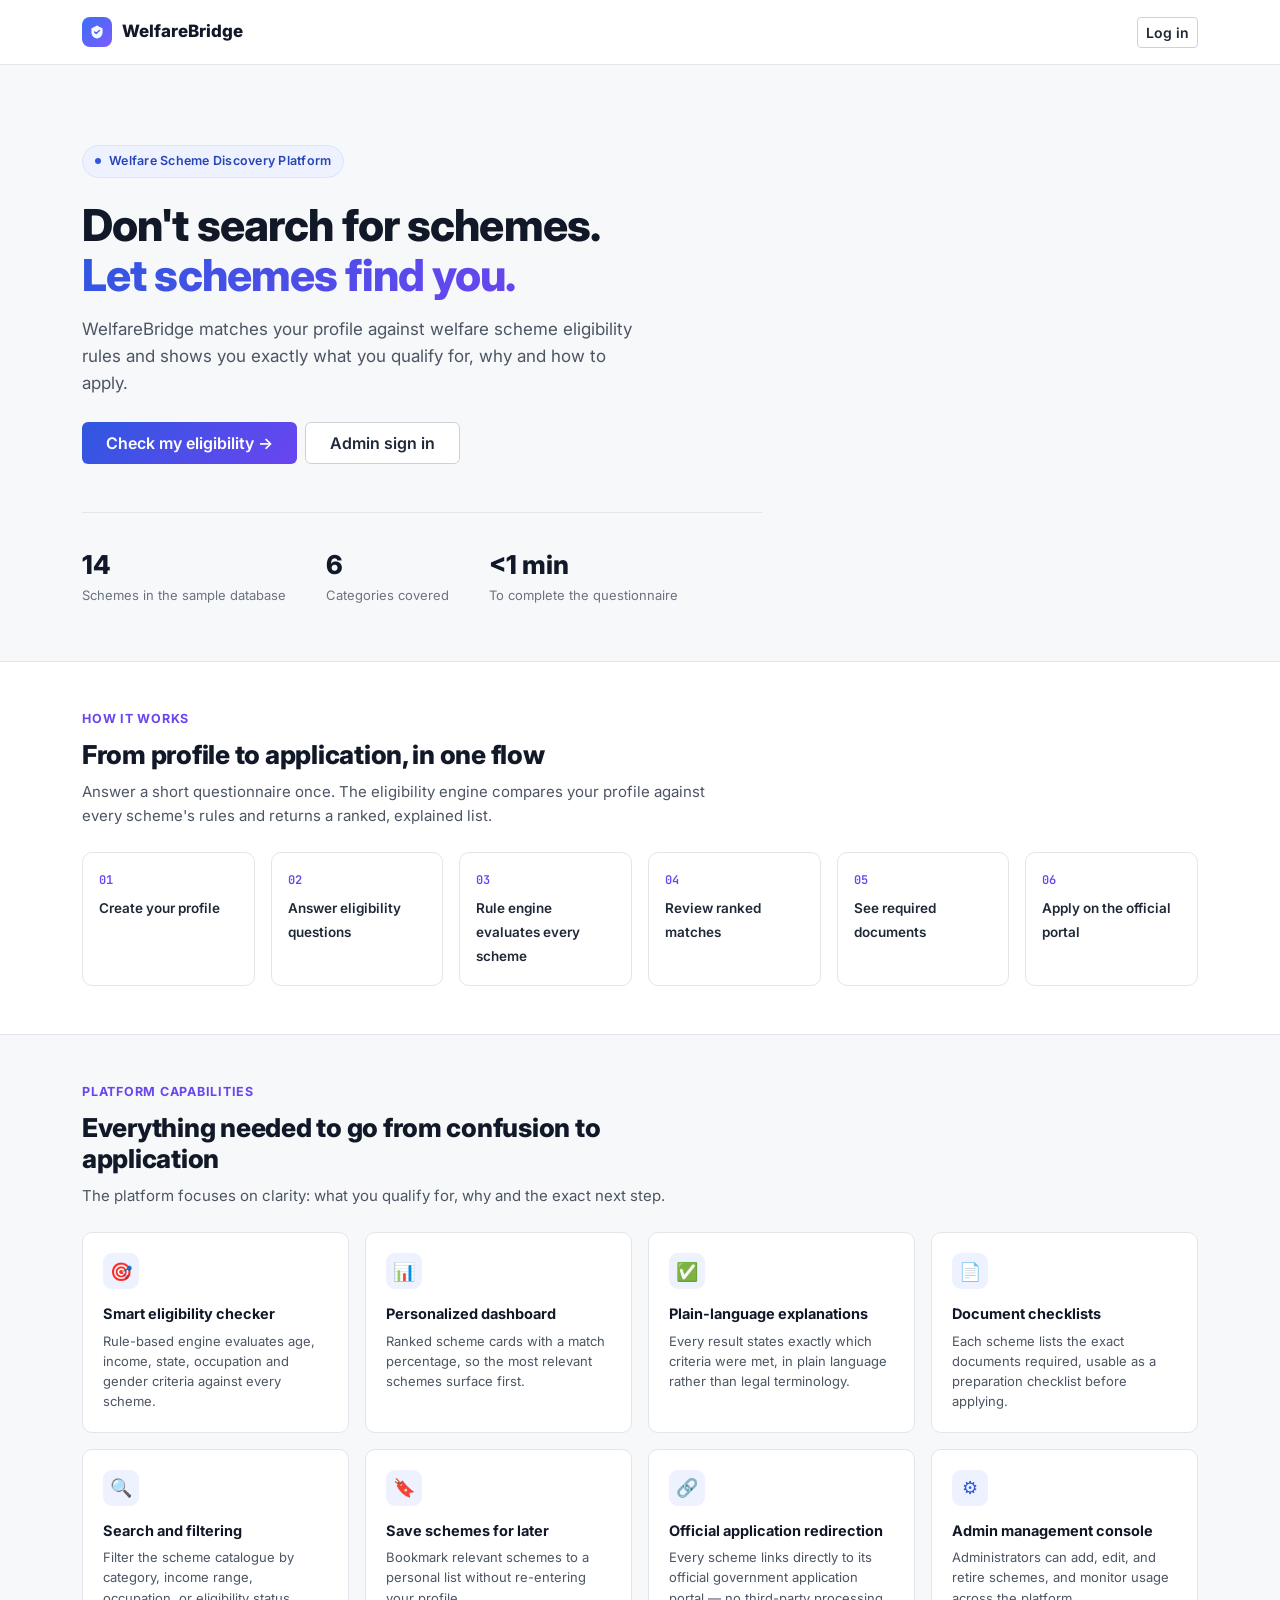
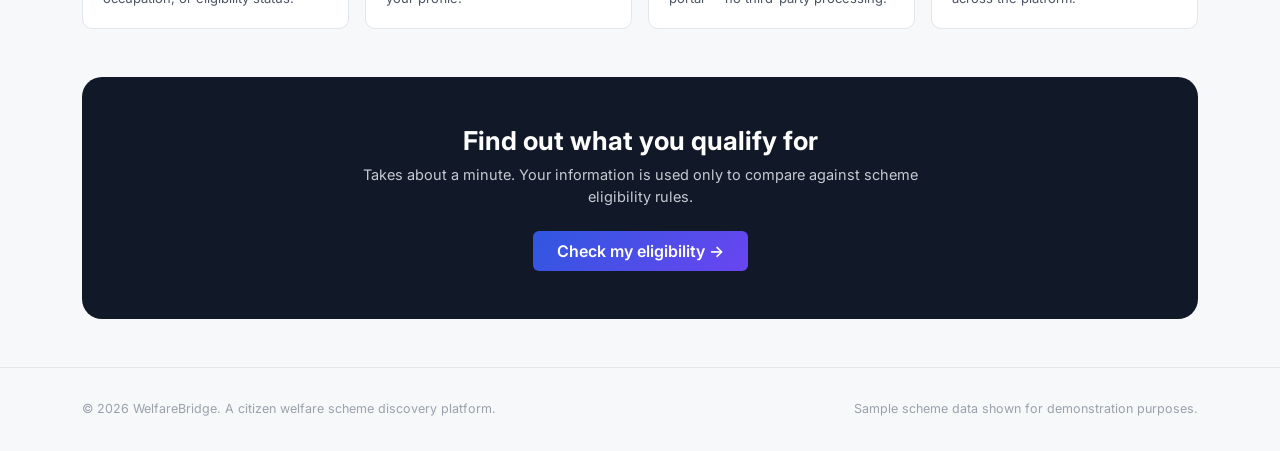
<file: frontend/index.html>
<!DOCTYPE html>
<html lang="en">
<head>
<meta charset="UTF-8" />
<meta name="viewport" content="width=device-width, initial-scale=1.0" />
<title>WelfareBridge — Welfare Scheme Discovery Platform</title>
<link rel="preconnect" href="https://fonts.googleapis.com">
<link href="https://fonts.googleapis.com/css2?family=Inter:wght@400;500;600;700;800&family=JetBrains+Mono:wght@400;500;600&display=swap" rel="stylesheet">
<link href="https://cdn.jsdelivr.net/npm/bootstrap@5.3.3/dist/css/bootstrap.min.css" rel="stylesheet">
<link rel="stylesheet" href="css/style.css">
</head>
<body>

<div id="wb-navbar"></div>

<main>
  <section class="wb-hero">
    <div class="container">
      <div class="wb-eyebrow"><span class="dot"></span> Welfare Scheme Discovery Platform</div>
      <h1 class="wb-hero-title">Don't search for schemes.<br><span class="accent">Let schemes find you.</span></h1>
      <p class="wb-hero-sub mt-3 mb-4">
        WelfareBridge matches your profile against welfare scheme eligibility rules and shows you exactly
        what you qualify for, why and how to apply.
      </p>
      <div class="d-flex gap-2 flex-wrap mb-5">
        <button class="btn btn-wb-accent px-4 py-2" onclick="startEligibility()">Check my eligibility →</button>
        <a class="btn btn-wb-outline px-4 py-2" href="auth.html?role=ADMIN">Admin sign in</a>
      </div>
      <div class="wb-hero-stats">
        <div><div class="wb-stat-num">14</div><div class="wb-stat-label">Schemes in the sample database</div></div>
        <div><div class="wb-stat-num">6</div><div class="wb-stat-label">Categories covered</div></div>
        <div><div class="wb-stat-num">&lt;1 min</div><div class="wb-stat-label">To complete the questionnaire</div></div>
      </div>
    </div>
  </section>

  <section class="py-5" style="background:#fff; border-top:1px solid var(--gray-200); border-bottom:1px solid var(--gray-200);">
    <div class="container">
      <div class="mb-4" style="max-width:640px;">
        <div class="wb-section-kicker">How it works</div>
        <h2 class="wb-section-title">From profile to application, in one flow</h2>
        <p class="wb-section-desc">Answer a short questionnaire once. The eligibility engine compares your profile against every scheme's rules and returns a ranked, explained list.</p>
      </div>
      <div class="row g-3" id="flow-steps"></div>
    </div>
  </section>

  <section class="py-5">
    <div class="container">
      <div class="mb-4" style="max-width:640px;">
        <div class="wb-section-kicker">Platform capabilities</div>
        <h2 class="wb-section-title">Everything needed to go from confusion to application</h2>
        <p class="wb-section-desc">The platform focuses on clarity: what you qualify for, why and the exact next step.</p>
      </div>
      <div class="row g-3" id="feature-cards"></div>
    </div>
  </section>

  <section class="container mb-5">
    <div class="p-5 text-center text-white" style="background:var(--gray-900); border-radius:20px;">
      <div class="mx-auto" style="max-width:560px;">
        <h2 class="fw-bold mb-2" style="font-size:26px;">Find out what you qualify for</h2>
        <p class="mb-4" style="color:#c6cad3; font-size:14.5px;">Takes about a minute. Your information is used only to compare against scheme eligibility rules.</p>
        <button class="btn btn-wb-accent px-4 py-2" onclick="startEligibility()">Check my eligibility →</button>
      </div>
    </div>
  </section>
</main>

<footer class="wb-footer">
  <div class="container d-flex justify-content-between flex-wrap gap-2">
    <div>© 2026 WelfareBridge. A citizen welfare scheme discovery platform.</div>
    <div>Sample scheme data shown for demonstration purposes.</div>
  </div>
</footer>

<script src="js/api.js"></script>
<script src="js/toast.js"></script>
<script src="js/navbar.js"></script>
<script>
  renderNavbar("landing");

  const flowSteps = [
    "Create your profile", "Answer eligibility questions", "Rule engine evaluates every scheme",
    "Review ranked matches", "See required documents", "Apply on the official portal"
  ];
  document.getElementById("flow-steps").innerHTML = flowSteps.map((s, i) => `
    <div class="col-6 col-md-4 col-lg-2">
      <div class="wb-flow-step">
        <span class="fnum">0${i + 1}</span>
        <span class="flabel">${s}</span>
      </div>
    </div>
  `).join("");

  const features = [
    ["🎯", "Smart eligibility checker", "Rule-based engine evaluates age, income, state, occupation and gender criteria against every scheme."],
    ["📊", "Personalized dashboard", "Ranked scheme cards with a match percentage, so the most relevant schemes surface first."],
    ["✅", "Plain-language explanations", "Every result states exactly which criteria were met, in plain language rather than legal terminology."],
    ["📄", "Document checklists", "Each scheme lists the exact documents required, usable as a preparation checklist before applying."],
    ["🔍", "Search and filtering", "Filter the scheme catalogue by category, income range, occupation, or eligibility status."],
    ["🔖", "Save schemes for later", "Bookmark relevant schemes to a personal list without re-entering your profile."],
    ["🔗", "Official application redirection", "Every scheme links directly to its official government application portal — no third-party processing."],
    ["⚙️", "Admin management console", "Administrators can add, edit, and retire schemes, and monitor usage across the platform."],
  ];
  document.getElementById("feature-cards").innerHTML = features.map(([icon, title, desc]) => `
    <div class="col-md-6 col-lg-3">
      <div class="wb-feature-card">
        <div class="wb-feature-icon">${icon}</div>
        <div class="wb-feature-title">${title}</div>
        <div class="wb-feature-desc">${desc}</div>
      </div>
    </div>
  `).join("");

  function startEligibility() {
    const user = Auth.getUser();
    if (user && user.role === "USER") {
      window.location.href = "dashboard.html";
    } else if (user && user.role === "ADMIN") {
      showToast("You're signed in as an administrator. Log in with a citizen account to check eligibility.");
    } else {
      window.location.href = "auth.html?tab=register";
    }
  }
</script>
</body>
</html>
</file>
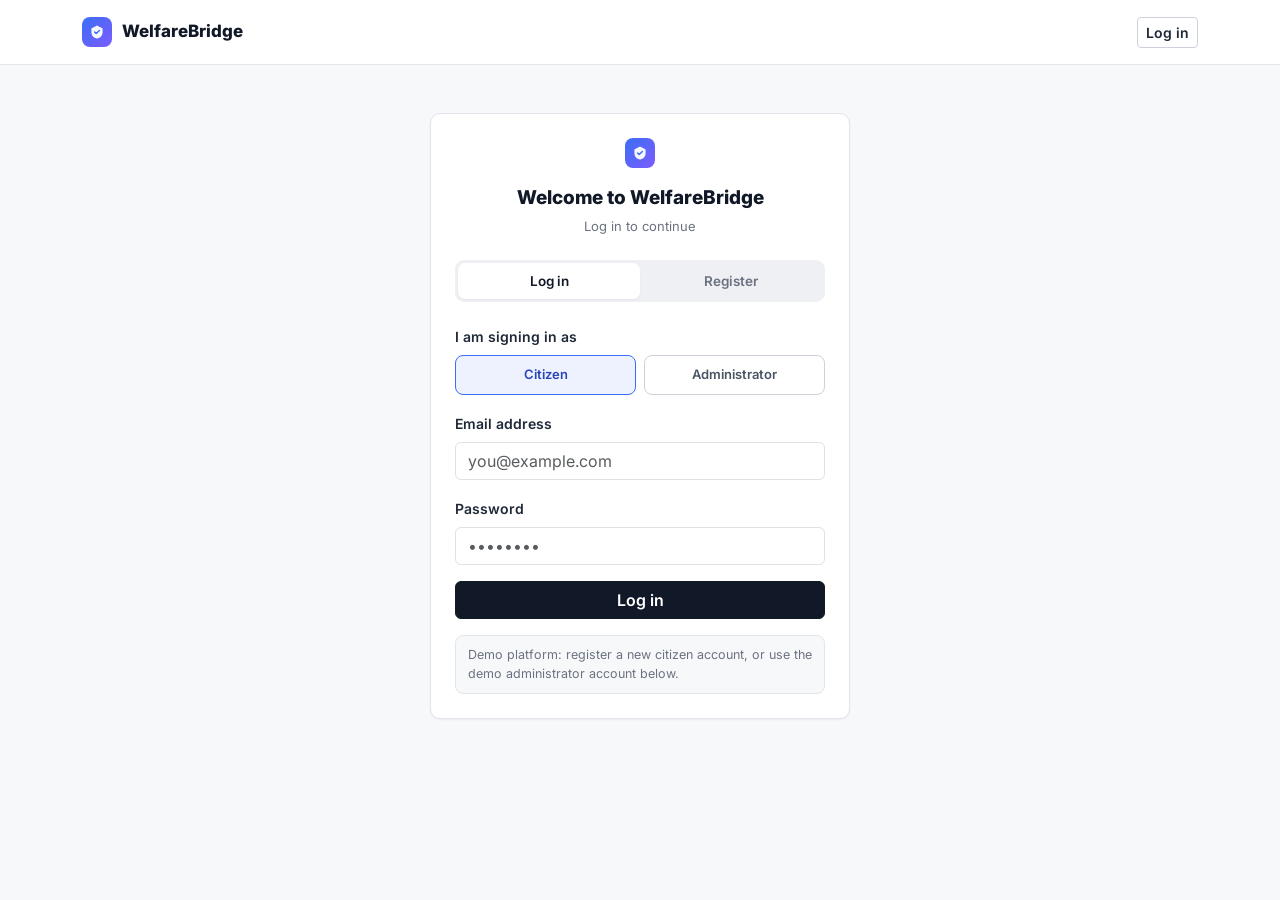
<file: frontend/admin.html>
<!DOCTYPE html>
<html lang="en">
<head>
<meta charset="UTF-8" />
<meta name="viewport" content="width=device-width, initial-scale=1.0" />
<title>Admin Dashboard — WelfareBridge</title>
<link rel="preconnect" href="https://fonts.googleapis.com">
<link href="https://fonts.googleapis.com/css2?family=Inter:wght@400;500;600;700;800&family=JetBrains+Mono:wght@400;500;600&display=swap" rel="stylesheet">
<link href="https://cdn.jsdelivr.net/npm/bootstrap@5.3.3/dist/css/bootstrap.min.css" rel="stylesheet">
<link rel="stylesheet" href="css/style.css">
</head>
<body>

<div id="wb-navbar"></div>

<main class="container py-4">
  <div class="mb-4">
    <h1 class="fw-bold" style="font-size:24px;">Administrator dashboard</h1>
    <div class="text-muted" style="font-size:14px;">Manage the scheme catalogue and monitor platform usage.</div>
  </div>

  <div class="row g-2 mb-4" id="admin-stats"></div>

  <div class="d-flex mb-3" style="border-bottom:1px solid var(--gray-200);">
    <button class="wb-admin-tab active" id="tab-schemes" onclick="switchAdminTab('schemes')">Schemes</button>
    <button class="wb-admin-tab" id="tab-add" onclick="startAdd()">Add scheme</button>
    <button class="wb-admin-tab" id="tab-stats" onclick="switchAdminTab('stats')">Usage statistics</button>
  </div>

  <div id="panel-schemes">
    <div class="wb-card" style="overflow:hidden;">
      <table class="table mb-0">
        <thead>
          <tr style="background:var(--gray-50);">
            <th class="small text-uppercase text-muted">Scheme</th>
            <th class="small text-uppercase text-muted">Category</th>
            <th class="small text-uppercase text-muted">State</th>
            <th class="small text-uppercase text-muted">Income limit</th>
            <th class="small text-uppercase text-muted">Deadline</th>
            <th></th>
          </tr>
        </thead>
        <tbody id="schemes-table-body"></tbody>
      </table>
    </div>
  </div>

  <div id="panel-add" class="d-none">
    <div class="wb-card p-4">
      <div class="fw-bold mb-3" id="form-heading" style="font-size:15px;">Add a new scheme</div>
      <form id="scheme-form">
        <div class="row g-3 mb-3">
          <div class="col-md-6"><label class="form-label fw-semibold small">Scheme name</label><input class="form-control" id="f-name"></div>
          <div class="col-md-6"><label class="form-label fw-semibold small">Department</label><input class="form-control" id="f-department"></div>
        </div>
        <div class="row g-3 mb-3">
          <div class="col-md-6">
            <label class="form-label fw-semibold small">Category</label>
            <select class="form-select" id="f-category">
              <option>Education</option><option>Agriculture</option><option>Employment</option>
              <option>Housing</option><option>Healthcare</option><option>Social Security</option>
            </select>
          </div>
          <div class="col-md-6">
            <label class="form-label fw-semibold small">Applicable state</label>
            <select class="form-select" id="f-state">
              <option value="All India">All India</option>
              <option>Maharashtra</option><option>Delhi</option><option>Karnataka</option><option>Tamil Nadu</option>
              <option>Uttar Pradesh</option><option>Gujarat</option><option>West Bengal</option><option>Rajasthan</option>
              <option>Punjab</option><option>Kerala</option>
            </select>
          </div>
        </div>
        <div class="mb-3"><label class="form-label fw-semibold small">Benefit summary</label><input class="form-control" id="f-benefit" placeholder="e.g. Annual scholarship of ₹25,000"></div>
        <div class="mb-3"><label class="form-label fw-semibold small">Description</label><textarea class="form-control" id="f-description" rows="2"></textarea></div>
        <div class="row g-3 mb-3">
          <div class="col-md-6"><label class="form-label fw-semibold small">Minimum age (optional)</label><input class="form-control" type="number" id="f-min-age"></div>
          <div class="col-md-6"><label class="form-label fw-semibold small">Maximum age (optional)</label><input class="form-control" type="number" id="f-max-age"></div>
        </div>
        <div class="row g-3 mb-3">
          <div class="col-md-6"><label class="form-label fw-semibold small">Maximum annual income (optional, ₹)</label><input class="form-control" type="number" id="f-max-income"></div>
          <div class="col-md-6">
            <label class="form-label fw-semibold small">Required occupation</label>
            <select class="form-select" id="f-occupation">
              <option value="any">Any occupation</option><option value="student">Student</option><option value="farmer">Farmer</option>
              <option value="employed">Employed</option><option value="self-employed">Self-employed</option><option value="unemployed">Unemployed</option>
            </select>
          </div>
        </div>
        <div class="row g-3 mb-3">
          <div class="col-md-6">
            <label class="form-label fw-semibold small">Required gender</label>
            <select class="form-select" id="f-gender">
              <option value="any">Any</option><option value="male">Male</option><option value="female">Female</option>
            </select>
          </div>
          <div class="col-md-6"><label class="form-label fw-semibold small">Application deadline</label><input class="form-control" id="f-deadline" placeholder="e.g. 31 Dec 2026 or 'Open year-round'"></div>
        </div>
        <div class="mb-3 form-check">
          <input type="checkbox" class="form-check-input" id="f-senior-only">
          <label class="form-check-label small" for="f-senior-only">Restricted to senior citizens (60+)</label>
        </div>
        <div class="mb-3"><label class="form-label fw-semibold small">Required documents (comma-separated)</label><input class="form-control" id="f-documents" placeholder="Aadhaar Card, Income Certificate, ..."></div>
        <div class="mb-3"><label class="form-label fw-semibold small">Official application link</label><input class="form-control" id="f-apply-link" placeholder="https://"></div>

        <div class="d-flex gap-2">
          <button type="submit" class="btn btn-wb-primary" id="save-scheme-btn">Add scheme</button>
          <button type="button" class="btn btn-wb-outline" onclick="switchAdminTab('schemes')">Cancel</button>
        </div>
      </form>
    </div>
  </div>

  <div id="panel-stats" class="d-none">
    <div class="wb-card p-4">
      <div class="fw-bold mb-3" style="font-size:14px;">Schemes by category</div>
      <div id="category-bars"></div>
      <div class="wb-help-box mt-3">Figures are read live from the database via GET /api/admin/stats.</div>
    </div>
  </div>
</main>

<script src="js/api.js"></script>
<script src="js/toast.js"></script>
<script src="js/navbar.js"></script>
<script>
  const user = requireRole("ADMIN");
  let schemes = [];
  let editingId = null;

  if (user) {
    renderNavbar("admin");
    loadSchemes();
    loadStats();
    document.getElementById("scheme-form").addEventListener("submit", handleSubmit);
  }

  async function loadSchemes() {
    try {
      schemes = await Api.listSchemes();
      renderSchemesTable();
    } catch (err) {
      showToast(err.message);
    }
  }

  async function loadStats() {
    try {
      const stats = await Api.adminStats();
      renderStatCards(stats);
      renderCategoryBars(stats.byCategory);
    } catch (err) {
      // stats are non-critical
    }
  }

  function renderStatCards(stats) {
    document.getElementById("admin-stats").innerHTML = `
      <div class="col-6 col-md-3"><div class="wb-astat"><div class="n">${stats.totalSchemes}</div><div class="l">Active schemes</div></div></div>
      <div class="col-6 col-md-3"><div class="wb-astat"><div class="n">${stats.totalCitizens}</div><div class="l">Registered citizens</div></div></div>
      <div class="col-6 col-md-3"><div class="wb-astat"><div class="n">${stats.totalSaves}</div><div class="l">Schemes saved by users</div></div></div>
      <div class="col-6 col-md-3"><div class="wb-astat"><div class="n">${Object.keys(stats.byCategory).length}</div><div class="l">Categories in use</div></div></div>
    `;
  }

  function renderCategoryBars(byCategory) {
    const max = Math.max(1, ...Object.values(byCategory));
    document.getElementById("category-bars").innerHTML = Object.entries(byCategory).map(([cat, count]) => `
      <div class="d-flex align-items-center gap-2 mb-2">
        <div style="width:120px; font-size:13px; color:var(--gray-600); flex-shrink:0;">${escapeHtml(cat)}</div>
        <div style="flex:1; background:var(--gray-100); border-radius:6px; height:10px; overflow:hidden;">
          <div style="width:${(count / max) * 100}%; background:linear-gradient(90deg,var(--blue-600),var(--violet-600)); height:100%;"></div>
        </div>
        <div style="width:24px; text-align:right; font-size:13px; font-weight:600; color:var(--gray-900);">${count}</div>
      </div>
    `).join("");
  }

  function renderSchemesTable() {
    document.getElementById("schemes-table-body").innerHTML = schemes.map(s => `
      <tr>
        <td>
          <div style="font-weight:600; color:var(--gray-900);">${escapeHtml(s.name)}</div>
          <div style="color:var(--gray-400); font-size:12px;">${escapeHtml(s.department)}</div>
        </td>
        <td><span class="wb-tag-cat">${escapeHtml(s.category)}</span></td>
        <td>${escapeHtml(s.state)}</td>
        <td>${s.maxIncome ? '₹' + s.maxIncome.toLocaleString('en-IN') : '—'}</td>
        <td>${escapeHtml(s.deadline || '')}</td>
        <td>
          <div class="d-flex gap-1">
            <button class="wb-icon-btn" title="Edit" onclick="startEdit(${s.id})">✎</button>
            <button class="wb-icon-btn" title="Remove" onclick="deleteScheme(${s.id})">🗑</button>
          </div>
        </td>
      </tr>
    `).join("");
  }

  function switchAdminTab(tab) {
    document.getElementById("tab-schemes").classList.toggle("active", tab === "schemes");
    document.getElementById("tab-add").classList.toggle("active", tab === "add");
    document.getElementById("tab-stats").classList.toggle("active", tab === "stats");
    document.getElementById("panel-schemes").classList.toggle("d-none", tab !== "schemes");
    document.getElementById("panel-add").classList.toggle("d-none", tab !== "add");
    document.getElementById("panel-stats").classList.toggle("d-none", tab !== "stats");
  }

  function startAdd() {
    editingId = null;
    document.getElementById("form-heading").textContent = "Add a new scheme";
    document.getElementById("save-scheme-btn").textContent = "Add scheme";
    document.getElementById("tab-add").textContent = "Add scheme";
    clearForm();
    switchAdminTab("add");
  }

  function startEdit(id) {
    const s = schemes.find(x => x.id === id);
    if (!s) return;
    editingId = id;
    document.getElementById("form-heading").textContent = "Edit scheme";
    document.getElementById("save-scheme-btn").textContent = "Save changes";
    document.getElementById("tab-add").textContent = "Edit scheme";

    document.getElementById("f-name").value = s.name || "";
    document.getElementById("f-department").value = s.department || "";
    document.getElementById("f-category").value = s.category || "Education";
    document.getElementById("f-state").value = s.state || "All India";
    document.getElementById("f-benefit").value = s.benefit || "";
    document.getElementById("f-description").value = s.description || "";
    document.getElementById("f-min-age").value = s.minAge ?? "";
    document.getElementById("f-max-age").value = s.maxAge ?? "";
    document.getElementById("f-max-income").value = s.maxIncome ?? "";
    document.getElementById("f-occupation").value = s.occupation || "any";
    document.getElementById("f-gender").value = s.gender || "any";
    document.getElementById("f-senior-only").checked = !!s.seniorOnly;
    document.getElementById("f-documents").value = (s.documents || []).join(", ");
    document.getElementById("f-deadline").value = s.deadline || "";
    document.getElementById("f-apply-link").value = s.applyLink || "";

    switchAdminTab("add");
  }

  function clearForm() {
    document.getElementById("scheme-form").reset();
    document.getElementById("f-category").value = "Education";
    document.getElementById("f-state").value = "All India";
    document.getElementById("f-occupation").value = "any";
    document.getElementById("f-gender").value = "any";
  }

  async function handleSubmit(e) {
    e.preventDefault();

    const name = document.getElementById("f-name").value.trim();
    const department = document.getElementById("f-department").value.trim();
    const benefit = document.getElementById("f-benefit").value.trim();

    if (!name || !department || !benefit) {
      showToast("Please fill in at least the name, department, and benefit.");
      return;
    }

    const payload = {
      name, department, benefit,
      category: document.getElementById("f-category").value,
      description: document.getElementById("f-description").value.trim(),
      minAge: document.getElementById("f-min-age").value === "" ? null : parseInt(document.getElementById("f-min-age").value, 10),
      maxAge: document.getElementById("f-max-age").value === "" ? null : parseInt(document.getElementById("f-max-age").value, 10),
      maxIncome: document.getElementById("f-max-income").value === "" ? null : parseInt(document.getElementById("f-max-income").value, 10),
      state: document.getElementById("f-state").value,
      occupation: document.getElementById("f-occupation").value,
      gender: document.getElementById("f-gender").value,
      seniorOnly: document.getElementById("f-senior-only").checked,
      documents: document.getElementById("f-documents").value.split(",").map(d => d.trim()).filter(Boolean),
      deadline: document.getElementById("f-deadline").value.trim() || "Open year-round",
      applyLink: document.getElementById("f-apply-link").value.trim() || "#",
    };

    try {
      if (editingId != null) {
        await Api.adminUpdateScheme(editingId, payload);
        showToast("Scheme updated.");
      } else {
        await Api.adminCreateScheme(payload);
        showToast("Scheme added to the catalogue.");
      }
      switchAdminTab("schemes");
      await loadSchemes();
      await loadStats();
    } catch (err) {
      showToast(err.message);
    }
  }

  async function deleteScheme(id) {
    try {
      await Api.adminDeleteScheme(id);
      showToast("Scheme removed from the catalogue.");
      await loadSchemes();
      await loadStats();
    } catch (err) {
      showToast(err.message);
    }
  }
</script>
</body>
</html>
</file>
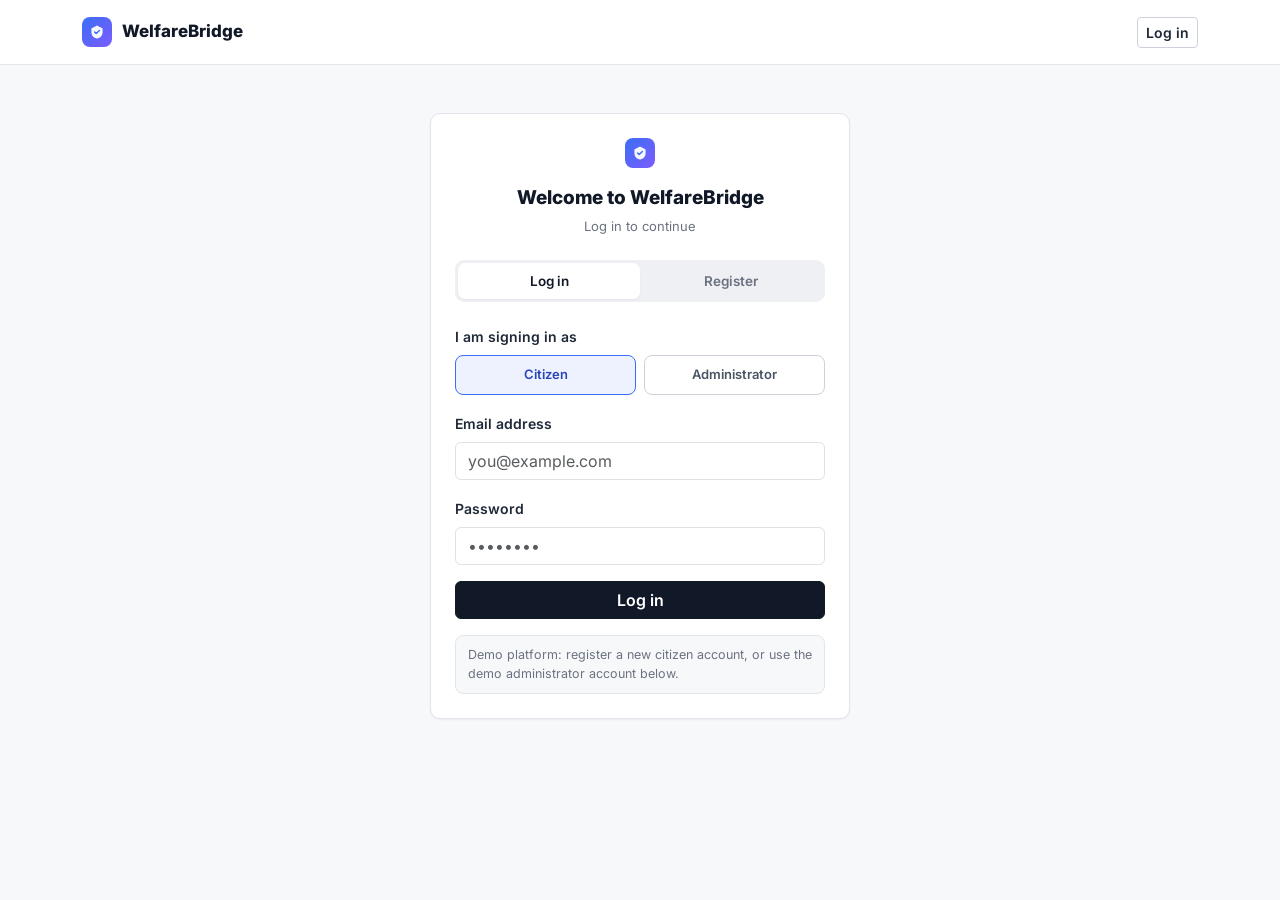
<file: frontend/auth.html>
<!DOCTYPE html>
<html lang="en">
<head>
<meta charset="UTF-8" />
<meta name="viewport" content="width=device-width, initial-scale=1.0" />
<title>Sign in — WelfareBridge</title>
<link rel="preconnect" href="https://fonts.googleapis.com">
<link href="https://fonts.googleapis.com/css2?family=Inter:wght@400;500;600;700;800&family=JetBrains+Mono:wght@400;500;600&display=swap" rel="stylesheet">
<link href="https://cdn.jsdelivr.net/npm/bootstrap@5.3.3/dist/css/bootstrap.min.css" rel="stylesheet">
<link rel="stylesheet" href="css/style.css">
</head>
<body>

<div id="wb-navbar"></div>

<main>
  <div class="d-flex justify-content-center py-5 px-3">
    <div class="wb-card p-4" style="width:100%; max-width:420px;">
      <div class="text-center mb-4">
        <span class="wb-brand-mark mx-auto mb-3" style="display:flex;">
          <svg viewBox="0 0 20 20" width="16" height="16" fill="none">
            <path d="M10 2L17 5.5V10c0 4.5-3 7.5-7 8-4-.5-7-3.5-7-8V5.5L10 2z" fill="white" fill-opacity=".95"/>
            <path d="M7 10l2 2 4-4" stroke="#3b6ef6" stroke-width="1.8" stroke-linecap="round" stroke-linejoin="round"/>
          </svg>
        </span>
        <div style="font-size:19px; font-weight:800; color:var(--gray-900);">Welcome to WelfareBridge</div>
        <div id="auth-subtitle" style="font-size:13px; color:var(--gray-500); margin-top:4px;">Log in to continue</div>
      </div>

      <div class="wb-auth-tabs">
        <button class="wb-auth-tab active" id="tab-login" onclick="switchTab('login')">Log in</button>
        <button class="wb-auth-tab" id="tab-register" onclick="switchTab('register')">Register</button>
      </div>

      <div id="auth-error" class="wb-error-box d-none"></div>

      <div class="mb-3">
        <label class="form-label fw-semibold small">I am signing in as</label>
        <div class="d-flex gap-2">
          <div class="wb-role-opt active" id="role-user" onclick="setRole('USER')">Citizen</div>
          <div class="wb-role-opt" id="role-admin" onclick="setRole('ADMIN')">Administrator</div>
        </div>
      </div>

      <div id="name-field" class="mb-3 d-none">
        <label class="form-label fw-semibold small">Full name</label>
        <input type="text" class="form-control" id="input-name" placeholder="e.g. Aditi Sharma">
      </div>

      <div class="mb-3">
        <label class="form-label fw-semibold small">Email address</label>
        <input type="email" class="form-control" id="input-email" placeholder="you@example.com">
      </div>

      <div class="mb-3">
        <label class="form-label fw-semibold small">Password</label>
        <input type="password" class="form-control" id="input-password" placeholder="••••••••">
      </div>

      <button class="btn btn-wb-primary w-100" id="submit-btn" onclick="submitAuth()">Log in</button>

      <div class="wb-help-box" id="help-box">
        Demo platform: register a new citizen account, or use the demo administrator account below.
      </div>
    </div>
  </div>
</main>

<script src="js/api.js"></script>
<script src="js/toast.js"></script>
<script src="js/navbar.js"></script>
<script>
  renderNavbar("auth");

  let currentTab = "login";
  let currentRole = "USER";

  // Support links like auth.html?role=ADMIN or auth.html?tab=register
  const params = new URLSearchParams(window.location.search);
  if (params.get("role") === "ADMIN") setRole("ADMIN");
  if (params.get("tab") === "register") switchTab("register");

  function switchTab(tab) {
    currentTab = tab;
    document.getElementById("tab-login").classList.toggle("active", tab === "login");
    document.getElementById("tab-register").classList.toggle("active", tab === "register");
    document.getElementById("name-field").classList.toggle("d-none", tab !== "register");
    document.getElementById("submit-btn").textContent = tab === "login" ? "Log in" : "Create account";
    document.getElementById("auth-subtitle").textContent = tab === "login" ? "Log in to continue" : "Create your account to get started";
    hideError();
  }

  function setRole(role) {
    currentRole = role;
    document.getElementById("role-user").classList.toggle("active", role === "USER");
    document.getElementById("role-admin").classList.toggle("active", role === "ADMIN");

    const helpBox = document.getElementById("help-box");
    if (role === "ADMIN") {
      helpBox.textContent = "Demo administrator account — email: admin@welfarebridge.gov.in, password: admin123.";
      if (currentTab === "login") {
        document.getElementById("input-email").value = "admin@welfarebridge.gov.in";
        document.getElementById("input-password").value = "admin123";
      }
    } else {
      helpBox.textContent = "Demo platform: register a new citizen account, or use the demo administrator account below.";
    }
  }

  function showError(msg) {
    const el = document.getElementById("auth-error");
    el.textContent = msg;
    el.classList.remove("d-none");
  }
  function hideError() {
    document.getElementById("auth-error").classList.add("d-none");
  }

  async function submitAuth() {
    hideError();
    const email = document.getElementById("input-email").value.trim();
    const password = document.getElementById("input-password").value;

    if (!email || !password) { showError("Please fill in all fields."); return; }

    try {
      let res;
      if (currentTab === "login") {
        res = await Api.login({ email, password });
        if (res.role !== currentRole) {
          showError(`This account is registered as ${res.role === "ADMIN" ? "an administrator" : "a citizen"}. Select the matching option above.`);
          return;
        }
      } else {
        const name = document.getElementById("input-name").value.trim();
        if (!name) { showError("Please enter your full name."); return; }
        if (password.length < 6) { showError("Password must be at least 6 characters."); return; }
        res = await Api.register({ name, email, password, role: currentRole });
      }

      Auth.setSession(res);
      window.location.href = res.role === "ADMIN" ? "admin.html" : "dashboard.html";
    } catch (err) {
      showError(err.message);
    }
  }
</script>
</body>
</html>
</file>
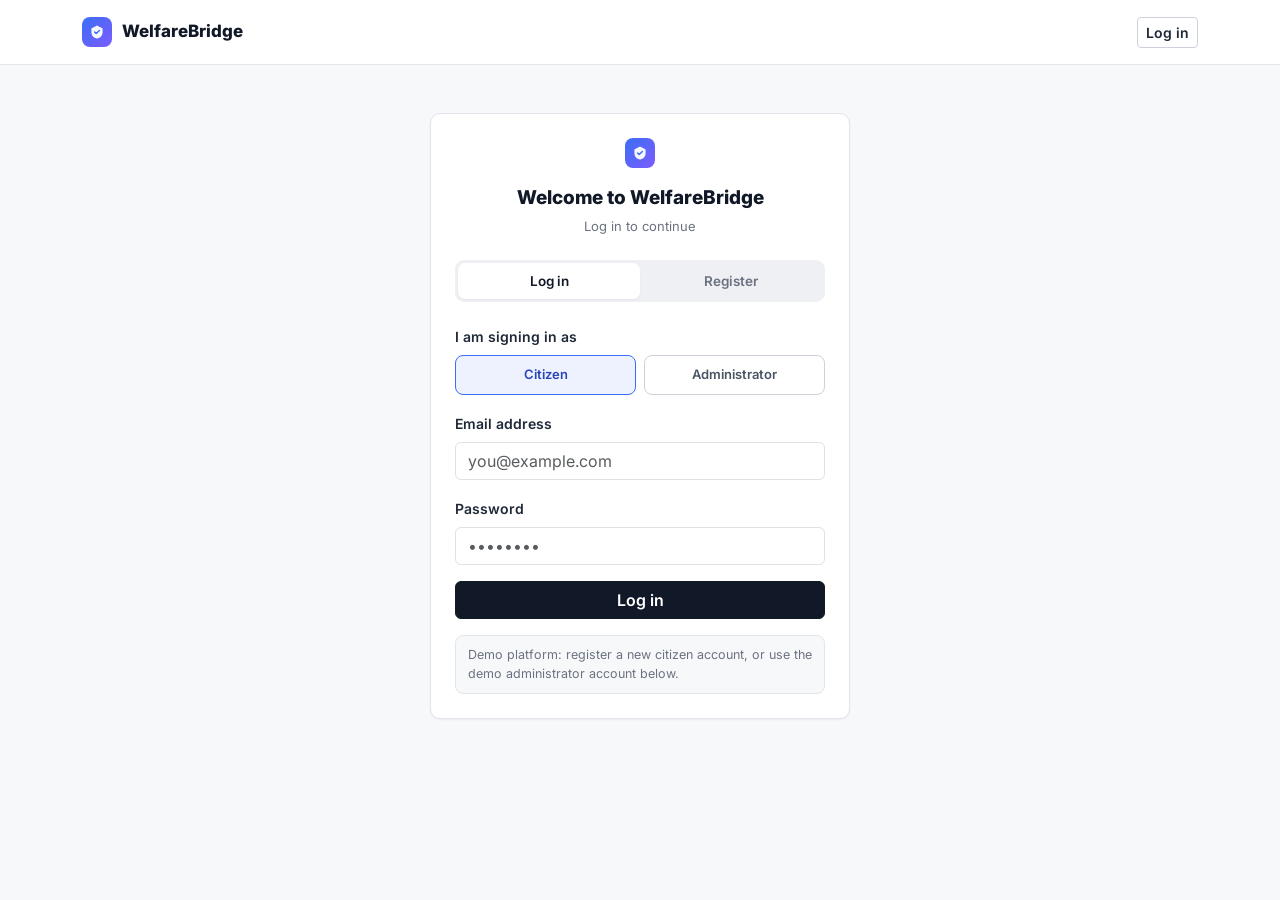
<file: frontend/dashboard.html>
<!DOCTYPE html>
<html lang="en">
<head>
<meta charset="UTF-8" />
<meta name="viewport" content="width=device-width, initial-scale=1.0" />
<title>Dashboard — WelfareBridge</title>
<link rel="preconnect" href="https://fonts.googleapis.com">
<link href="https://fonts.googleapis.com/css2?family=Inter:wght@400;500;600;700;800&family=JetBrains+Mono:wght@400;500;600&display=swap" rel="stylesheet">
<link href="https://cdn.jsdelivr.net/npm/bootstrap@5.3.3/dist/css/bootstrap.min.css" rel="stylesheet">
<link rel="stylesheet" href="css/style.css">
</head>
<body>

<div id="wb-navbar"></div>

<main class="container py-4">
  <div id="loading-state" class="text-center py-5 text-muted">Loading your dashboard…</div>

  <div id="dashboard-content" class="d-none">
    <div class="mb-4">
      <h1 class="fw-bold" style="font-size:24px;">Hello, <span id="greet-name"></span></h1>
      <div class="text-muted" style="font-size:14px;">Based on your profile, here are your ranked scheme matches. Click a card for details.</div>
    </div>

    <div class="row g-2 mb-4">
      <div class="col-6 col-md-3">
        <div class="wb-summary-pill"><span class="wb-dot-eligible fs-5">✓</span><div><div class="num" id="stat-eligible">0</div><div class="lbl">Eligible</div></div></div>
      </div>
      <div class="col-6 col-md-3">
        <div class="wb-summary-pill"><span class="wb-dot-maybe fs-5">✦</span><div><div class="num" id="stat-maybe">0</div><div class="lbl">Maybe eligible</div></div></div>
      </div>
      <div class="col-6 col-md-3">
        <div class="wb-summary-pill"><span class="wb-dot-not fs-5">⚏</span><div><div class="num" id="stat-total">0</div><div class="lbl">Schemes evaluated</div></div></div>
      </div>
      <div class="col-6 col-md-3">
        <div class="wb-summary-pill" style="cursor:pointer" onclick="window.location.href='questionnaire.html'">
          <span style="color:var(--blue-600)" class="fs-5">✎</span><div><div class="num" style="font-size:13px;">Edit</div><div class="lbl">Update profile</div></div>
        </div>
      </div>
    </div>

    <div class="row g-2 mb-4">
      <div class="col-12 col-md-5">
        <input class="form-control" id="search-input" placeholder="Search schemes by name, benefit, or category">
      </div>
      <div class="col-6 col-md-3">
        <select class="form-select" id="category-filter"></select>
      </div>
      <div class="col-6 col-md-3">
        <select class="form-select" id="status-filter">
          <option value="All">All statuses</option>
          <option value="Eligible">Eligible</option>
          <option value="Maybe Eligible">Maybe Eligible</option>
          <option value="Not Eligible">Not Eligible</option>
        </select>
      </div>
    </div>

    <div id="scheme-grid" class="row g-3"></div>
    <div id="empty-state" class="wb-empty-state d-none">No schemes match your current filters. Try clearing search or filters.</div>
  </div>
</main>

<script src="js/api.js"></script>
<script src="js/toast.js"></script>
<script src="js/navbar.js"></script>
<script src="js/scheme-ui.js"></script>
<script src="https://cdn.jsdelivr.net/npm/bootstrap@5.3.3/dist/js/bootstrap.bundle.min.js"></script>
<script>
  const user = requireRole("USER");
  let allResults = [];

  if (user) {
    renderNavbar("dashboard");
    document.getElementById("greet-name").textContent = user.name.split(" ")[0];
    loadDashboard();

    document.getElementById("search-input").addEventListener("input", applyFilters);
    document.getElementById("category-filter").addEventListener("change", applyFilters);
    document.getElementById("status-filter").addEventListener("change", applyFilters);
  }

  async function loadDashboard() {
    try {
      allResults = await Api.checkEligibility();
    } catch (err) {
      if (err.message.includes("questionnaire")) {
        window.location.href = "questionnaire.html";
        return;
      }
      showToast(err.message);
      document.getElementById("loading-state").textContent = "Could not load your dashboard. Is the backend running?";
      return;
    }

    document.getElementById("loading-state").classList.add("d-none");
    document.getElementById("dashboard-content").classList.remove("d-none");

    const categories = ["All", ...new Set(allResults.map(r => r.category))];
    document.getElementById("category-filter").innerHTML = categories.map(c => `<option value="${c}">${c === "All" ? "All categories" : c}</option>`).join("");

    updateSummary();
    applyFilters();
  }

  function updateSummary() {
    document.getElementById("stat-eligible").textContent = allResults.filter(r => r.status === "Eligible").length;
    document.getElementById("stat-maybe").textContent = allResults.filter(r => r.status === "Maybe Eligible").length;
    document.getElementById("stat-total").textContent = allResults.length;
  }

  function applyFilters() {
    const search = document.getElementById("search-input").value.toLowerCase();
    const category = document.getElementById("category-filter").value;
    const status = document.getElementById("status-filter").value;

    const filtered = allResults.filter(r => {
      if (category && category !== "All" && r.category !== category) return false;
      if (status && status !== "All" && r.status !== status) return false;
      if (search && !r.name.toLowerCase().includes(search) && !r.benefit.toLowerCase().includes(search) && !r.category.toLowerCase().includes(search)) return false;
      return true;
    });

    const grid = document.getElementById("scheme-grid");
    const empty = document.getElementById("empty-state");

    if (filtered.length === 0) {
      grid.innerHTML = "";
      empty.classList.remove("d-none");
    } else {
      empty.classList.add("d-none");
      grid.innerHTML = filtered.map(r => renderSchemeCard(r, "openDashboardScheme", "toggleSaveDashboard")).join("");
    }
  }

  function openDashboardScheme(id) {
    const result = allResults.find(r => r.id === id);
    if (result) openSchemeModal(result, toggleSaveDashboard);
  }

  async function toggleSaveDashboard(id) {
    const result = allResults.find(r => r.id === id);
    if (!result) return;
    try {
      if (result.saved) {
        await Api.unsaveScheme(id);
        result.saved = false;
        showToast("Removed from saved schemes.");
      } else {
        await Api.saveScheme(id);
        result.saved = true;
        showToast("Saved to your list.");
      }
      applyFilters();
      const saveBtn = document.getElementById("modal-save-btn");
      if (saveBtn) saveBtn.textContent = result.saved ? "Remove from saved" : "Save scheme";
    } catch (err) {
      showToast(err.message);
    }
  }
</script>
</body>
</html>
</file>
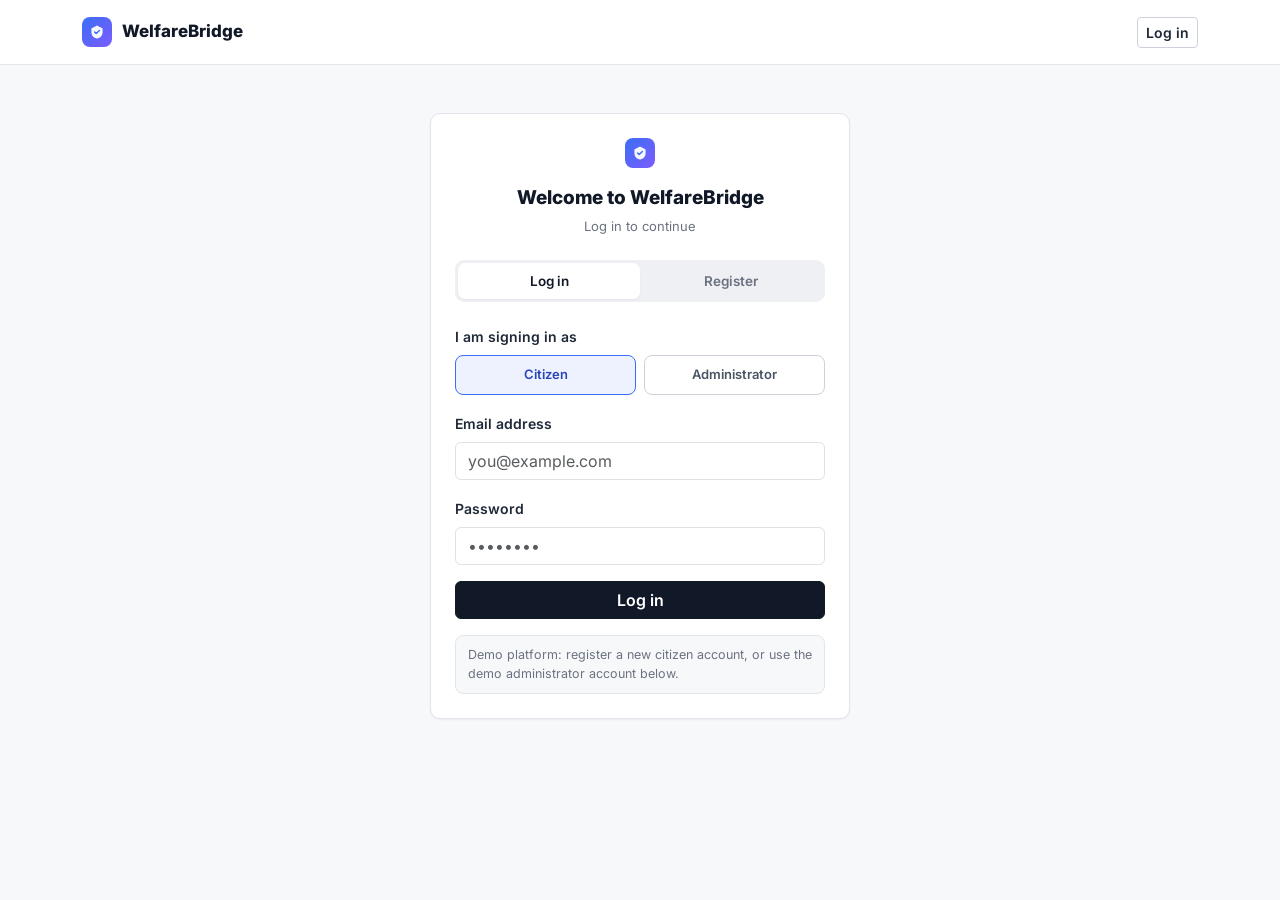
<file: frontend/questionnaire.html>
<!DOCTYPE html>
<html lang="en">
<head>
<meta charset="UTF-8" />
<meta name="viewport" content="width=device-width, initial-scale=1.0" />
<title>Eligibility Questionnaire — WelfareBridge</title>
<link rel="preconnect" href="https://fonts.googleapis.com">
<link href="https://fonts.googleapis.com/css2?family=Inter:wght@400;500;600;700;800&family=JetBrains+Mono:wght@400;500;600&display=swap" rel="stylesheet">
<link href="https://cdn.jsdelivr.net/npm/bootstrap@5.3.3/dist/css/bootstrap.min.css" rel="stylesheet">
<link rel="stylesheet" href="css/style.css">
</head>
<body>

<div id="wb-navbar"></div>

<main class="container py-4">
  <div class="mx-auto" style="max-width:640px;">
    <div class="wb-progress"><div class="wb-progress-fill" id="progress-fill" style="width:25%"></div></div>
    <div class="wb-step-label" id="step-label">Step 1 of 4</div>
    <div class="wb-step-title" id="step-title">A few basic details</div>

    <div class="wb-card p-4">
      <div id="step-body"></div>
      <div class="d-flex justify-content-between mt-4">
        <button class="btn btn-wb-outline" id="btn-back" onclick="qBack()">Back</button>
        <button class="btn btn-wb-primary" id="btn-next" onclick="qNext()">Continue →</button>
      </div>
    </div>
  </div>
</main>

<script src="js/api.js"></script>
<script src="js/toast.js"></script>
<script src="js/navbar.js"></script>
<script>
  const user = requireRole("USER");
  if (user) renderNavbar("questionnaire");

  const STATES = ["Maharashtra","Delhi","Karnataka","Tamil Nadu","Uttar Pradesh","Gujarat","West Bengal","Rajasthan","Punjab","Kerala"];

  const STEPS = [
    { key: "basics", label: "Step 1 of 4", title: "A few basic details" },
    { key: "location", label: "Step 2 of 4", title: "Where do you live?" },
    { key: "economic", label: "Step 3 of 4", title: "Household & income" },
    { key: "occupation", label: "Step 4 of 4", title: "Occupation" },
  ];

  let qStep = 0;
  const draft = { name: user ? user.name : "", age: "", gender: "", state: "", income: "", occupation: "" };

  function renderStep() {
    const step = STEPS[qStep];
    document.getElementById("progress-fill").style.width = `${((qStep + 1) / STEPS.length) * 100}%`;
    document.getElementById("step-label").textContent = step.label;
    document.getElementById("step-title").textContent = step.title;
    document.getElementById("btn-back").disabled = qStep === 0;
    document.getElementById("btn-next").textContent = qStep === STEPS.length - 1 ? "See my results →" : "Continue →";

    const body = document.getElementById("step-body");

    if (step.key === "basics") {
      body.innerHTML = `
        <div class="row g-3 mb-3">
          <div class="col-6">
            <label class="form-label fw-semibold small">Full name</label>
            <input class="form-control" id="f-name" value="${escapeHtml(draft.name)}">
          </div>
          <div class="col-6">
            <label class="form-label fw-semibold small">Age</label>
            <input class="form-control" type="number" min="1" max="110" id="f-age" value="${draft.age}">
          </div>
        </div>
        <div class="mb-2">
          <label class="form-label fw-semibold small">Gender</label>
          <div class="d-flex gap-2 flex-wrap" id="gender-chips">
            ${["male","female","other"].map(g => `<div class="wb-chip ${draft.gender===g?'active':''}" data-value="${g}" onclick="pickChip('gender-chips','gender','${g}')">${g[0].toUpperCase()+g.slice(1)}</div>`).join("")}
          </div>
        </div>`;
    } else if (step.key === "location") {
      body.innerHTML = `
        <div class="mb-2">
          <label class="form-label fw-semibold small">State</label>
          <select class="form-select" id="f-state">
            <option value="">Select your state</option>
            ${STATES.map(s => `<option value="${s}" ${draft.state===s?'selected':''}>${s}</option>`).join("")}
          </select>
          <div class="form-text">Some schemes are state-specific and only appear for a matching state. Others apply across India.</div>
        </div>`;
    } else if (step.key === "economic") {
      body.innerHTML = `
        <div class="mb-2">
          <label class="form-label fw-semibold small">Annual family income (₹)</label>
          <input class="form-control" type="number" min="0" id="f-income" placeholder="e.g. 180000" value="${draft.income}">
          <div class="form-text">Used only to compare against each scheme's income limit, where applicable.</div>
        </div>`;
    } else if (step.key === "occupation") {
      const options = [["student","Student"],["farmer","Farmer"],["employed","Employed"],["self-employed","Self-employed"],["unemployed","Unemployed"]];
      body.innerHTML = `
        <div class="mb-2">
          <label class="form-label fw-semibold small">Current occupation</label>
          <div class="d-flex gap-2 flex-wrap" id="occupation-chips">
            ${options.map(([v,l]) => `<div class="wb-chip ${draft.occupation===v?'active':''}" data-value="${v}" onclick="pickChip('occupation-chips','occupation','${v}')">${l}</div>`).join("")}
          </div>
        </div>`;
    }
  }

  function pickChip(containerId, field, value) {
    draft[field] = value;
    document.querySelectorAll(`#${containerId} .wb-chip`).forEach(el => {
      el.classList.toggle("active", el.dataset.value === value);
    });
  }

  function qBack() {
    if (qStep > 0) { qStep--; renderStep(); }
  }

  async function qNext() {
    const step = STEPS[qStep].key;

    if (step === "basics") {
      draft.name = document.getElementById("f-name").value.trim();
      draft.age = document.getElementById("f-age").value;
      if (!draft.name || !draft.age || !draft.gender) { showToast("Please complete all fields before continuing."); return; }
    } else if (step === "location") {
      draft.state = document.getElementById("f-state").value;
      if (!draft.state) { showToast("Please select your state."); return; }
    } else if (step === "economic") {
      draft.income = document.getElementById("f-income").value;
      if (draft.income === "") { showToast("Please enter your annual income."); return; }
    } else if (step === "occupation") {
      if (!draft.occupation) { showToast("Please select an occupation."); return; }
    }

    if (qStep < STEPS.length - 1) {
      qStep++;
      renderStep();
      return;
    }

    // Final step: submit profile
    try {
      await Api.saveProfile({
        age: parseInt(draft.age, 10),
        gender: draft.gender,
        state: draft.state,
        income: parseInt(draft.income, 10),
        occupation: draft.occupation,
      });
      window.location.href = "dashboard.html";
    } catch (err) {
      showToast(err.message);
    }
  }

  if (user) renderStep();
</script>
</body>
</html>
</file>
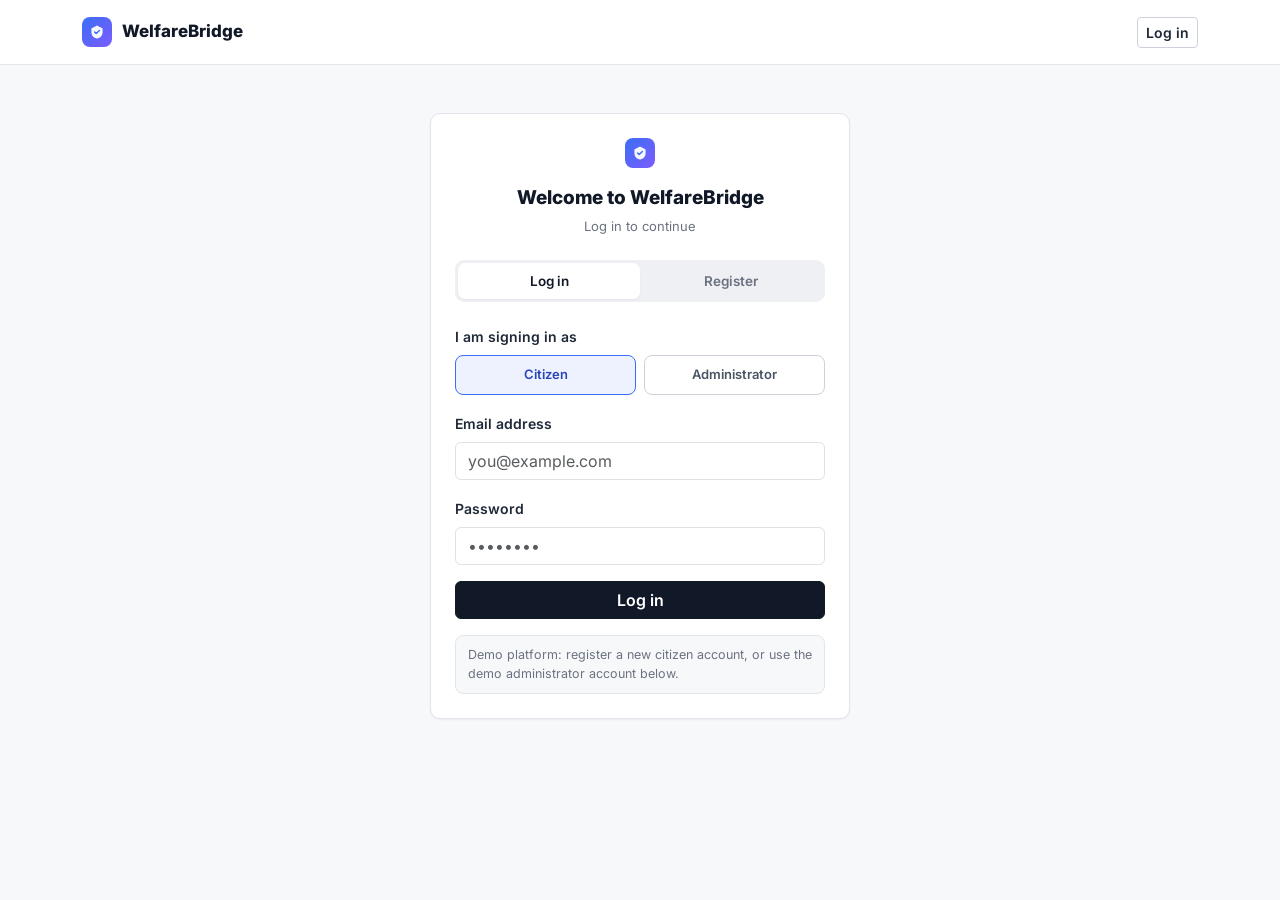
<file: frontend/saved.html>
<!DOCTYPE html>
<html lang="en">
<head>
<meta charset="UTF-8" />
<meta name="viewport" content="width=device-width, initial-scale=1.0" />
<title>Saved Schemes — WelfareBridge</title>
<link rel="preconnect" href="https://fonts.googleapis.com">
<link href="https://fonts.googleapis.com/css2?family=Inter:wght@400;500;600;700;800&family=JetBrains+Mono:wght@400;500;600&display=swap" rel="stylesheet">
<link href="https://cdn.jsdelivr.net/npm/bootstrap@5.3.3/dist/css/bootstrap.min.css" rel="stylesheet">
<link rel="stylesheet" href="css/style.css">
</head>
<body>

<div id="wb-navbar"></div>

<main class="container py-4">
  <div class="mb-4">
    <h1 class="fw-bold" style="font-size:24px;">Saved schemes</h1>
    <div class="text-muted" style="font-size:14px;" id="saved-sub">Schemes you've bookmarked for later.</div>
  </div>

  <div id="loading-state" class="text-center py-5 text-muted">Loading your saved schemes…</div>
  <div id="scheme-grid" class="row g-3"></div>
  <div id="empty-state" class="wb-empty-state d-none">You haven't saved any schemes yet. Browse your dashboard and tap the bookmark icon on a scheme card.</div>
</main>

<script src="js/api.js"></script>
<script src="js/toast.js"></script>
<script src="js/navbar.js"></script>
<script src="js/scheme-ui.js"></script>
<script src="https://cdn.jsdelivr.net/npm/bootstrap@5.3.3/dist/js/bootstrap.bundle.min.js"></script>
<script>
  const user = requireRole("USER");
  let savedResults = [];

  if (user) {
    renderNavbar("saved");
    loadSaved();
  }

  async function loadSaved() {
    try {
      savedResults = await Api.listSaved();
    } catch (err) {
      showToast(err.message);
      document.getElementById("loading-state").textContent = "Could not load saved schemes. Is the backend running?";
      return;
    }
    document.getElementById("loading-state").classList.add("d-none");
    renderSaved();
  }

  function renderSaved() {
    document.getElementById("saved-sub").textContent = `Schemes you've bookmarked for later. ${savedResults.length} saved.`;
    const grid = document.getElementById("scheme-grid");
    const empty = document.getElementById("empty-state");

    if (savedResults.length === 0) {
      grid.innerHTML = "";
      empty.classList.remove("d-none");
    } else {
      empty.classList.add("d-none");
      grid.innerHTML = savedResults.map(r => renderSchemeCard(r, "openSavedScheme", "toggleSaveOnSavedPage")).join("");
    }
  }

  function openSavedScheme(id) {
    const result = savedResults.find(r => r.id === id);
    if (result) openSchemeModal(result, toggleSaveOnSavedPage);
  }

  async function toggleSaveOnSavedPage(id) {
    try {
      await Api.unsaveScheme(id);
      savedResults = savedResults.filter(r => r.id !== id);
      showToast("Removed from saved schemes.");
      renderSaved();
      const modalEl = document.getElementById("scheme-modal");
      if (modalEl) bootstrap.Modal.getInstance(modalEl)?.hide();
    } catch (err) {
      showToast(err.message);
    }
  }
</script>
</body>
</html>
</file>
<file: frontend/css/style.css>
/* ============================== DESIGN TOKENS ============================== */
:root{
  --gray-25:#fafafa; --gray-50:#f7f8fa; --gray-100:#eef0f3; --gray-200:#e2e5ea;
  --gray-300:#cdd2da; --gray-400:#9aa1ac; --gray-500:#6b7280; --gray-600:#4b5563;
  --gray-700:#374151; --gray-800:#1f2937; --gray-900:#111827;
  --blue-500:#3b6ef6; --blue-600:#2f57e0; --blue-700:#2745b8; --blue-50:#eef2ff;
  --violet-500:#7c5cff; --violet-600:#6a45f0; --violet-50:#f3f0ff;
  --green-600:#16a34a; --green-50:#effaf1; --amber-600:#c2790b; --amber-50:#fdf6e8;
  --red-600:#dc2626; --red-50:#fdf0f0;
  --radius:10px; --shadow-sm:0 1px 2px rgba(17,24,39,.06); --shadow-md:0 4px 16px rgba(17,24,39,.08);
}

body{
  font-family:'Inter',system-ui,sans-serif; background:var(--gray-50); color:var(--gray-800);
  -webkit-font-smoothing:antialiased;
}
.mono{ font-family:'JetBrains Mono',monospace; }
a{ text-decoration:none; }

/* ============================== NAVBAR ============================== */
.wb-topnav{
  position:sticky; top:0; z-index:40; background:rgba(255,255,255,.92); backdrop-filter:blur(8px);
  border-bottom:1px solid var(--gray-200);
}
.wb-brand{ display:flex; align-items:center; gap:10px; font-weight:800; font-size:17px; color:var(--gray-900); }
.wb-brand-mark{
  width:30px; height:30px; border-radius:8px;
  background:linear-gradient(135deg,var(--blue-500),var(--violet-500));
  display:flex; align-items:center; justify-content:center; flex-shrink:0;
}
.wb-nav-link{
  padding:8px 14px; border-radius:8px; font-size:14px; font-weight:500; color:var(--gray-600); border:none; background:transparent;
}
.wb-nav-link:hover{ background:var(--gray-100); color:var(--gray-900); }
.wb-nav-link.active{ background:var(--blue-50); color:var(--blue-700); }
.wb-badge-role{ font-size:11px; font-weight:700; padding:3px 8px; border-radius:100px; background:var(--gray-100); color:var(--gray-600); }

/* ============================== BUTTONS ============================== */
.btn-wb-primary{ background:var(--gray-900); color:#fff; border:1px solid var(--gray-900); font-weight:600; }
.btn-wb-primary:hover{ background:#000; color:#fff; }
.btn-wb-accent{ background:linear-gradient(135deg,var(--blue-600),var(--violet-600)); color:#fff; border:none; font-weight:600; }
.btn-wb-accent:hover{ filter:brightness(1.06); color:#fff; }
.btn-wb-outline{ background:#fff; color:var(--gray-800); border:1px solid var(--gray-300); font-weight:600; }
.btn-wb-outline:hover{ border-color:var(--gray-400); background:var(--gray-50); }

/* ============================== HERO ============================== */
.wb-hero{ padding:80px 0 56px; }
.wb-eyebrow{
  display:inline-flex; align-items:center; gap:8px; font-size:12.5px; font-weight:600; letter-spacing:.02em;
  color:var(--blue-700); background:var(--blue-50); border:1px solid #dbe4ff; padding:6px 12px; border-radius:100px; margin-bottom:22px;
}
.wb-eyebrow .dot{ width:6px; height:6px; border-radius:50%; background:var(--blue-600); }
.wb-hero-title{ font-size:44px; line-height:1.14; font-weight:800; letter-spacing:-.02em; color:var(--gray-900); max-width:680px; }
.wb-hero-title .accent{
  background:linear-gradient(135deg,var(--blue-600),var(--violet-600)); -webkit-background-clip:text; background-clip:text; color:transparent;
}
.wb-hero-sub{ font-size:17px; line-height:1.6; color:var(--gray-600); max-width:560px; }
.wb-hero-stats{ display:flex; gap:40px; flex-wrap:wrap; padding-top:32px; border-top:1px solid var(--gray-200); max-width:680px; }
.wb-stat-num{ font-size:26px; font-weight:800; color:var(--gray-900); }
.wb-stat-label{ font-size:13px; color:var(--gray-500); margin-top:2px; }

/* ============================== SECTIONS / FLOW / FEATURES ============================== */
.wb-section-kicker{ font-size:12.5px; font-weight:700; letter-spacing:.06em; text-transform:uppercase; color:var(--violet-600); margin-bottom:10px; }
.wb-section-title{ font-size:26px; font-weight:800; letter-spacing:-.01em; color:var(--gray-900); margin-bottom:10px; }
.wb-section-desc{ font-size:15px; color:var(--gray-600); line-height:1.6; }

.wb-flow-step{ background:#fff; border:1px solid var(--gray-200); border-radius:var(--radius); padding:18px 16px; height:100%; }
.wb-flow-step .fnum{ font-family:'JetBrains Mono',monospace; font-size:12px; color:var(--violet-600); font-weight:600; display:block; margin-bottom:6px; }
.wb-flow-step .flabel{ font-size:13.5px; font-weight:600; color:var(--gray-800); }

.wb-feature-card{ background:#fff; border:1px solid var(--gray-200); border-radius:var(--radius); padding:20px; height:100%; }
.wb-feature-icon{
  width:36px; height:36px; border-radius:9px; display:flex; align-items:center; justify-content:center; margin-bottom:14px;
  background:var(--blue-50); color:var(--blue-600); font-size:18px;
}
.wb-feature-title{ font-size:14.5px; font-weight:700; color:var(--gray-900); margin-bottom:6px; }
.wb-feature-desc{ font-size:13px; color:var(--gray-600); line-height:1.55; }

/* ============================== CARDS / FORMS ============================== */
.wb-card{ background:#fff; border:1px solid var(--gray-200); border-radius:var(--radius); box-shadow:var(--shadow-sm); }
.wb-auth-tabs{ display:flex; background:var(--gray-100); border-radius:9px; padding:3px; margin-bottom:22px; }
.wb-auth-tab{ flex:1; text-align:center; padding:8px; border-radius:7px; font-size:13.5px; font-weight:600; color:var(--gray-500); border:none; background:transparent; }
.wb-auth-tab.active{ background:#fff; color:var(--gray-900); box-shadow:var(--shadow-sm); }
.wb-role-opt{ flex:1; border:1px solid var(--gray-300); border-radius:8px; padding:9px; text-align:center; font-size:13px; font-weight:600; color:var(--gray-600); background:#fff; cursor:pointer; }
.wb-role-opt.active{ border-color:var(--blue-500); background:var(--blue-50); color:var(--blue-700); }
.form-control:focus, .form-select:focus{ border-color:var(--blue-500); box-shadow:0 0 0 3px var(--blue-50); }
.wb-help-box{ background:var(--gray-50); border:1px solid var(--gray-200); font-size:12.5px; color:var(--gray-500); padding:10px 12px; border-radius:8px; margin-top:16px; line-height:1.5; }
.wb-error-box{ background:var(--red-50); border:1px solid #f6c9c9; color:var(--red-600); font-size:13px; padding:10px 12px; border-radius:8px; margin-bottom:16px; }

/* ============================== QUESTIONNAIRE ============================== */
.wb-progress{ height:6px; background:var(--gray-200); border-radius:100px; overflow:hidden; margin-bottom:28px; }
.wb-progress-fill{ height:100%; background:linear-gradient(90deg,var(--blue-600),var(--violet-600)); border-radius:100px; transition:width .3s; }
.wb-step-label{ font-size:12.5px; font-weight:600; color:var(--violet-600); letter-spacing:.03em; text-transform:uppercase; margin-bottom:8px; }
.wb-step-title{ font-size:20px; font-weight:800; color:var(--gray-900); margin-bottom:22px; }
.wb-chip{ padding:9px 16px; border:1px solid var(--gray-300); border-radius:100px; font-size:13.5px; font-weight:600; color:var(--gray-700); background:#fff; cursor:pointer; }
.wb-chip.active{ background:var(--gray-900); border-color:var(--gray-900); color:#fff; }

/* ============================== DASHBOARD ============================== */
.wb-summary-pill{ background:#fff; border:1px solid var(--gray-200); border-radius:9px; padding:12px 16px; display:flex; align-items:center; gap:10px; height:100%; }
.wb-summary-pill .num{ font-size:20px; font-weight:800; color:var(--gray-900); }
.wb-summary-pill .lbl{ font-size:12px; color:var(--gray-500); }
.wb-dot-eligible{ color:var(--green-600); } .wb-dot-maybe{ color:var(--amber-600); } .wb-dot-not{ color:var(--gray-400); }

.wb-scheme-card{ background:#fff; border:1px solid var(--gray-200); border-radius:var(--radius); padding:20px; cursor:pointer; transition:box-shadow .15s, transform .1s; height:100%; }
.wb-scheme-card:hover{ box-shadow:var(--shadow-md); transform:translateY(-1px); }
.wb-scheme-name{ font-size:15.5px; font-weight:700; color:var(--gray-900); line-height:1.35; }
.wb-scheme-dept{ font-size:12px; color:var(--gray-400); margin-top:3px; }
.wb-match-badge{ font-family:'JetBrains Mono',monospace; font-size:12.5px; font-weight:700; padding:5px 9px; border-radius:7px; white-space:nowrap; }
.wb-match-high{ background:var(--green-50); color:var(--green-600); }
.wb-match-mid{ background:var(--amber-50); color:var(--amber-600); }
.wb-match-low{ background:var(--gray-100); color:var(--gray-500); }
.wb-status-tag{ display:inline-flex; align-items:center; gap:6px; font-size:12px; font-weight:600; padding:4px 10px; border-radius:100px; margin-bottom:12px; }
.wb-status-eligible{ background:var(--green-50); color:var(--green-600); }
.wb-status-maybe{ background:var(--amber-50); color:var(--amber-600); }
.wb-status-not{ background:var(--gray-100); color:var(--gray-500); }
.wb-scheme-benefit{ font-size:13px; color:var(--gray-600); line-height:1.5; margin-bottom:14px; min-height:38px; }
.wb-scheme-foot{ display:flex; justify-content:space-between; align-items:center; padding-top:12px; border-top:1px solid var(--gray-100); }
.wb-save-btn{ background:none; border:none; color:var(--gray-300); font-size:18px; padding:4px; }
.wb-save-btn.saved{ color:var(--violet-600); }
.wb-tag-cat{ background:var(--violet-50); color:var(--violet-600); font-size:11px; font-weight:600; padding:3px 8px; border-radius:100px; }
.wb-empty-state{ text-align:center; padding:64px 24px; border:1px dashed var(--gray-300); border-radius:var(--radius); color:var(--gray-500); background:#fff; }

/* ============================== MODAL ============================== */
.wb-explain-box{ background:var(--blue-50); border:1px solid #dbe4ff; border-radius:9px; padding:14px 16px; font-size:13.5px; color:var(--gray-700); line-height:1.6; }
.wb-reason-row{ display:flex; align-items:flex-start; gap:8px; font-size:13.5px; color:var(--gray-700); padding:6px 0; }
.wb-doc-chip{ background:var(--gray-50); border:1px solid var(--gray-200); padding:6px 12px; border-radius:8px; font-size:12.5px; color:var(--gray-700); display:inline-block; margin:0 6px 6px 0; }
.wb-kv{ display:flex; justify-content:space-between; font-size:13.5px; padding:8px 0; border-bottom:1px solid var(--gray-100); }
.wb-kv:last-child{ border-bottom:none; }
.wb-kv .k{ color:var(--gray-500); } .wb-kv .v{ color:var(--gray-900); font-weight:600; }
.wb-modal-section h6{ font-size:12.5px; font-weight:700; text-transform:uppercase; letter-spacing:.04em; color:var(--gray-400); margin-bottom:10px; }

/* ============================== ADMIN ============================== */
.wb-astat{ background:#fff; border:1px solid var(--gray-200); border-radius:10px; padding:16px; height:100%; }
.wb-astat .n{ font-size:22px; font-weight:800; color:var(--gray-900); }
.wb-astat .l{ font-size:12px; color:var(--gray-500); margin-top:2px; }
.wb-admin-tab{ padding:10px 4px; margin-right:22px; font-size:13.5px; font-weight:600; color:var(--gray-500); border:none; background:none; border-bottom:2px solid transparent; }
.wb-admin-tab.active{ color:var(--gray-900); border-color:var(--gray-900); }
.wb-icon-btn{ border:none; background:var(--gray-100); width:28px; height:28px; border-radius:6px; color:var(--gray-500); font-size:13px; }
.wb-icon-btn:hover{ background:var(--gray-200); }

/* ============================== TOAST ============================== */
.wb-toast{
  position:fixed; bottom:24px; left:50%; transform:translateX(-50%); background:var(--gray-900); color:#fff; padding:12px 20px; border-radius:9px;
  font-size:13.5px; font-weight:500; z-index:2000; box-shadow:var(--shadow-md); display:flex; align-items:center; gap:10px;
}

footer.wb-footer{ border-top:1px solid var(--gray-200); padding:32px 0; margin-top:48px; font-size:12.5px; color:var(--gray-400); }
</file>
